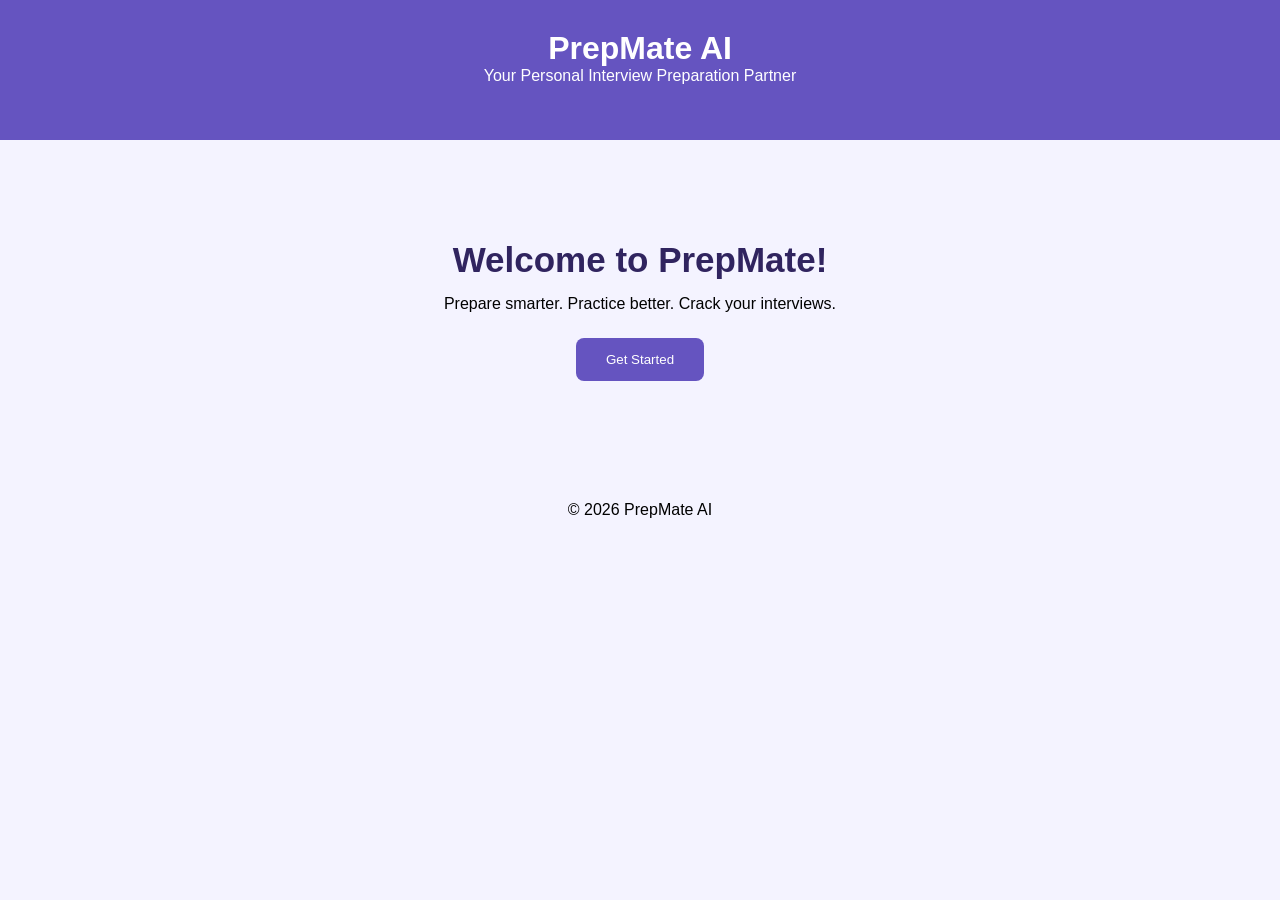
<file: web/index.html>
<!DOCTYPE html>
<html>
<head>
    <title>PrepMate AI</title>
    <link rel="stylesheet" href="css/style.css">
</head>
<body>

    <header>
        <h1>PrepMate AI</h1>
        <p>Your Personal Interview Preparation Partner</p>
    </header>

    <main>
        <h2>Welcome to PrepMate!</h2>
        <p>Prepare smarter. Practice better. Crack your interviews.</p>
 
        <button onclick="window.location.href='login.html'">
    	Get Started
			</button>
    </main>

    <footer>
        <p>© 2026 PrepMate AI</p>
    </footer>

</body>
</html>
</file>
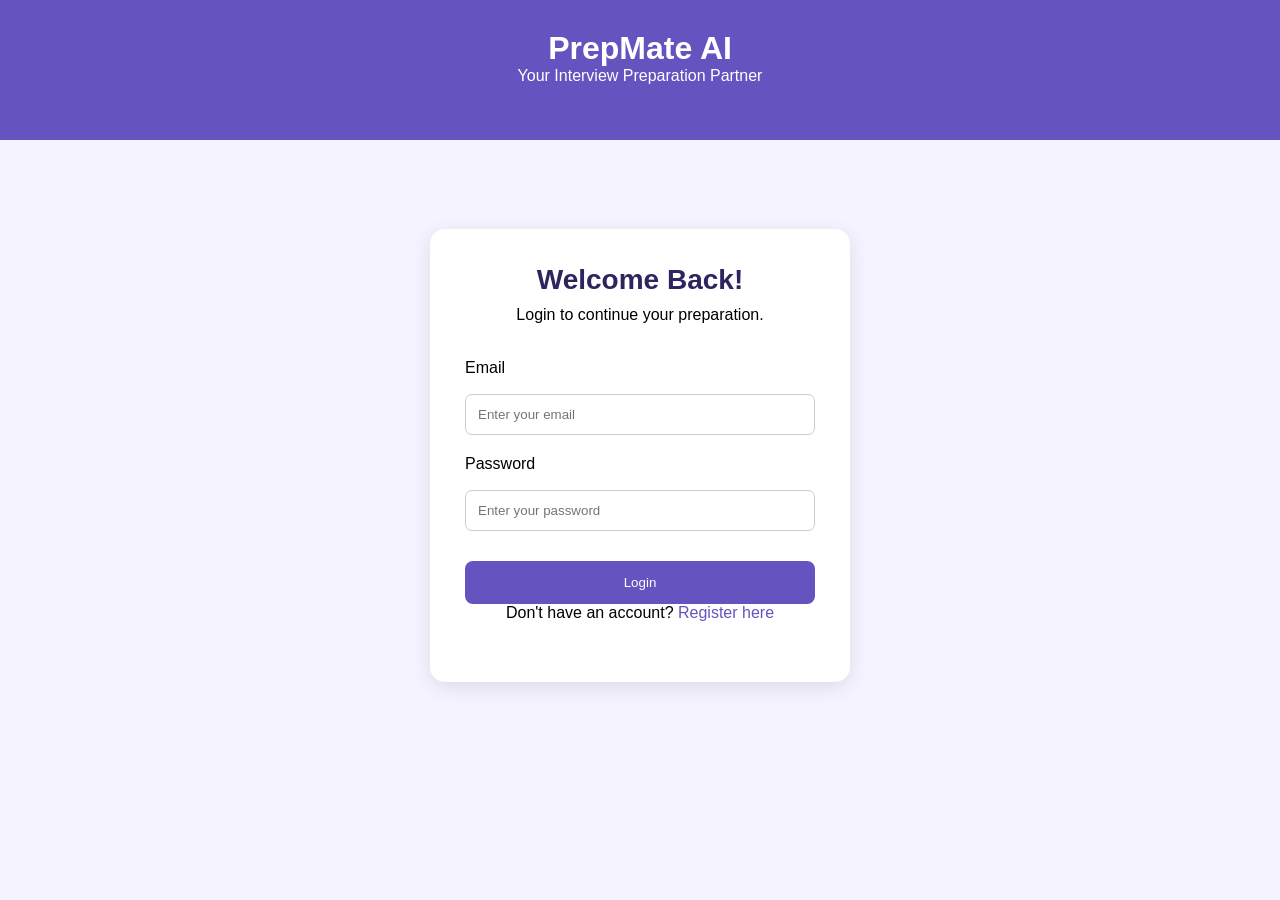
<file: web/login.html>
<!DOCTYPE html>
<html>
<head>
    <title>Login - PrepMate AI</title>
    <link rel="stylesheet" href="css/style.css">
</head>
<body>

    <header>
        <h1>PrepMate AI</h1>
        <p>Your Interview Preparation Partner</p>
    </header>

    <main class="auth-container">

        <div class="auth-card">
            <h2>Welcome Back!</h2>
            <p>Login to continue your preparation.</p>

            <form action="/login" method="POST">

                <label>Email</label>
                <input type="email" name="email"
                       placeholder="Enter your email" required>

                <label>Password</label>
                <input type="password" name="password"
                       placeholder="Enter your password" required>

                <button type="submit">Login</button>

            </form>

            <p>Don't have an account?
                <a href="register.html">Register here</a>
            </p>

        </div>

    </main>

</body>
</html>
</file>
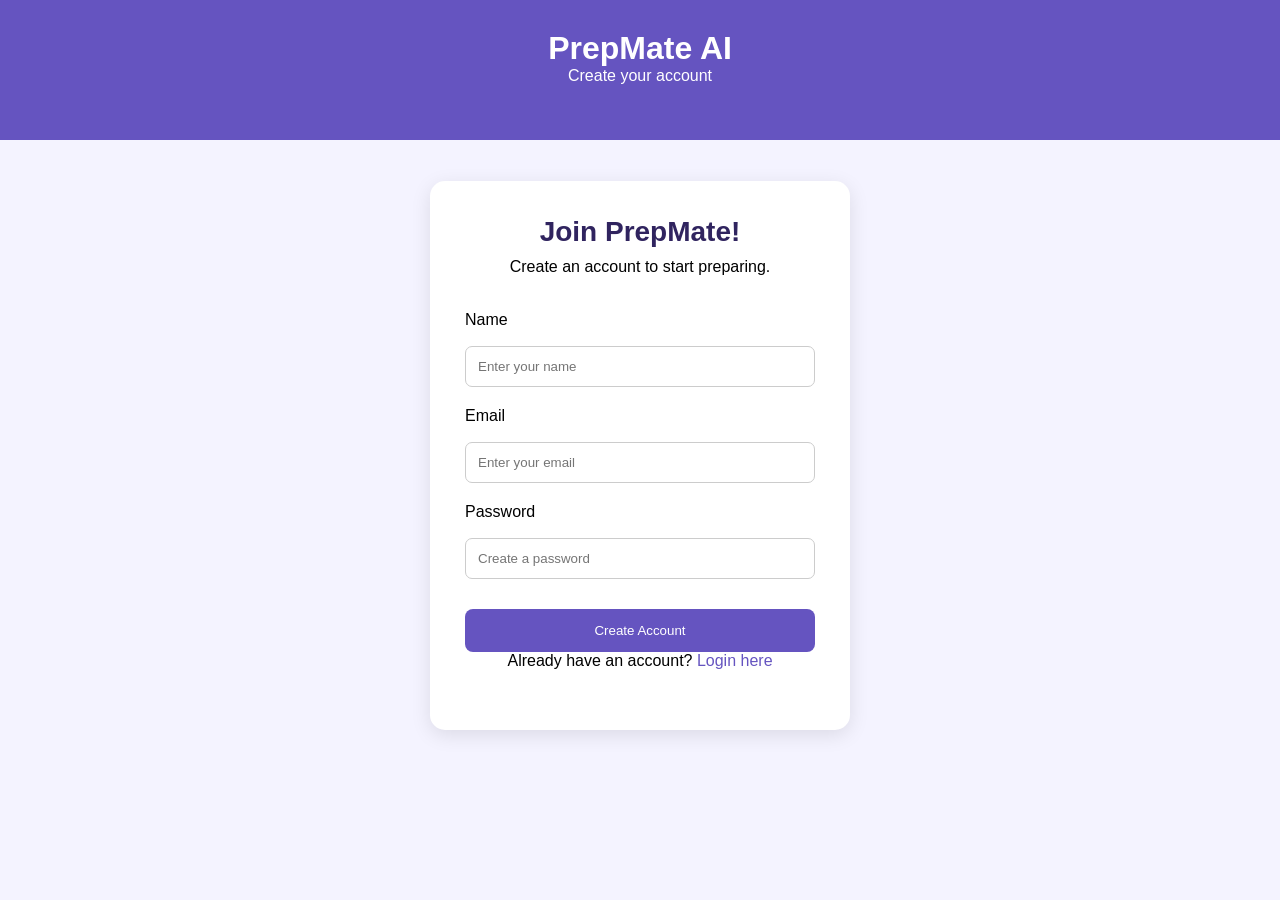
<file: web/register.html>
<!DOCTYPE html>
<html>
<head>
    <title>Register - PrepMate AI</title>
    <link rel="stylesheet" href="css/style.css">
</head>
<body>

    <header>
        <h1>PrepMate AI</h1>
        <p>Create your account</p>
    </header>

    <main class="auth-container">

        <div class="auth-card">
            <h2>Join PrepMate!</h2>
            <p>Create an account to start preparing.</p>

            <form action="/register" method="POST">

                <label>Name</label>
                <input type="text" name="name"
                       placeholder="Enter your name" required>

                <label>Email</label>
                <input type="email" name="email"
                       placeholder="Enter your email" required>

                <label>Password</label>
                <input type="password" name="password"
                       placeholder="Create a password" required>

                <button type="submit">Create Account</button>

            </form>

            <p>Already have an account?
                <a href="login.html">Login here</a>
            </p>

        </div>

    </main>

</body>
</html>
</file>
<file: web/css/style.css>
* {
    margin: 0;
    padding: 0;
    box-sizing: border-box;
}

body {
    font-family: Arial, sans-serif;
    background: #f4f3ff;
    text-align: center;
}

header {
    background: #6554c0;
    color: white;
    padding: 30px;
}

main {
    padding: 100px 20px;
}

h2 {
    font-size: 35px;
    color: #30245f;
    margin-bottom: 15px;
}

p {
    margin-bottom: 25px;
}

button {
    background: #6554c0;
    color: white;
    padding: 14px 30px;
    border: none;
    border-radius: 8px;
    cursor: pointer;
}

footer {
    padding: 20px;
}


.auth-container {
    display: flex;
    justify-content: center;
    align-items: center;
    padding: 60px 20px;
}

.auth-card {
    background: white;
    width: 400px;
    padding: 35px;
    border-radius: 15px;
    box-shadow: 0 5px 20px rgba(0,0,0,0.1);
}

.auth-card h2 {
    font-size: 28px;
    margin-bottom: 10px;
}

.auth-card form {
    display: flex;
    flex-direction: column;
    text-align: left;
}

.auth-card label {
    margin-top: 15px;
    margin-bottom: 7px;
}

.auth-card input {
    padding: 12px;
    border: 1px solid #ccc;
    border-radius: 7px;
}

.auth-card button {
    margin-top: 25px;
}

.auth-card a {
    color: #6554c0;
    text-decoration: none;
}


.auth-container {
    display: flex;
    justify-content: center;
    align-items: center;
    min-height: 70vh;
    padding: 40px 20px;
}

.auth-card {
    background: white;
    width: 100%;
    max-width: 420px;
    padding: 35px;
    border-radius: 15px;
    box-shadow: 0 5px 20px rgba(0, 0, 0, 0.1);
}

.auth-card form {
    display: flex;
    flex-direction: column;
    text-align: left;
    gap: 10px;
}

.auth-card label {
    margin-top: 10px;
}

.auth-card input {
    width: 100%;
    padding: 12px;
    border: 1px solid #ccc;
    border-radius: 7px;
}

.auth-card button {
    width: 100%;
    margin-top: 20px;
}

.auth-card a {
    color: #6554c0;
    text-decoration: none;
}


.subjects-container {
    width: 85%;
    max-width: 1000px;
    margin: 70px auto;
    text-align: center;
}

.subjects-container h1 {
    font-size: 36px;
    margin-bottom: 10px;
}

.subjects-container > p {
    color: #666;
    margin-bottom: 40px;
}

.subject-grid {
    display: grid;
    grid-template-columns: repeat(2, 1fr);
    gap: 25px;
}

.subject-card {
    background: white;
    padding: 30px;
    border-radius: 18px;
    text-decoration: none;
    color: #222;
    box-shadow: 0 5px 20px rgba(0,0,0,0.08);
    transition: 0.3s;
}

.subject-card:hover {
    transform: translateY(-6px);
    box-shadow: 0 10px 25px rgba(0,0,0,0.12);
}

.subject-card h2 {
    color: #6655d9;
}

.subject-card p {
    color: #666;
}

.subject-card span {
    display: inline-block;
    margin-top: 15px;
    color: #6655d9;
    font-weight: bold;
}

.back-link {
    display: inline-block;
    margin-top: 35px;
    color: #6655d9;
    text-decoration: none;
}

@media (max-width: 650px) {
    .subject-grid {
        grid-template-columns: 1fr;
    }
}



/* PREPMATE QUIZ */

.quiz-question {
    background: #ffffff;
    padding: 25px;
    border-radius: 16px;
    margin: 22px 0;
    text-align: left;
    box-shadow: 0 4px 18px rgba(0,0,0,0.07);
}

.quiz-question h3 {
    margin-bottom: 20px;
    line-height: 1.6;
}

.quiz-option {
    display: block;
    padding: 14px 16px;
    margin: 10px 0;
    border: 1px solid #e0e0e0;
    border-radius: 10px;
    cursor: pointer;
    transition: 0.2s;
}

.quiz-option:hover {
    background: #f3f0ff;
    border-color: #6655d9;
}

.quiz-option input {
    margin-right: 10px;
    accent-color: #6655d9;
}

.quiz-submit {
    background: #6655d9;
    color: white;
    border: none;
    border-radius: 10px;
    padding: 15px 35px;
    font-size: 17px;
    font-weight: bold;
    cursor: pointer;
    margin: 25px 0;
}

.quiz-submit:hover {
    background: #5140c7;
}



/* NAVBAR */
.main-navbar {
    display: flex;
    justify-content: space-between;
    align-items: center;
    padding: 20px 6%;
    background: #ffffff;
    box-shadow: 0 3px 15px rgba(0, 0, 0, 0.06);
    margin-bottom: 30px;
}

.nav-logo {
    font-size: 26px;
    font-weight: bold;
    color: #6655d9;
    text-decoration: none;
}

.nav-links {
    display: flex;
    align-items: center;
    gap: 30px;
}

.nav-links a {
    text-decoration: none;
    color: #30265f;
    font-weight: 600;
    transition: 0.2s;
}

.nav-links a:hover {
    color: #8068f5;
}

.nav-links .logout-link {
    color: #e05252;
}

@media (max-width: 650px) {
    .main-navbar {
        flex-direction: column;
        gap: 18px;
    }

    .nav-links {
        flex-wrap: wrap;
        justify-content: center;
        gap: 16px;
    }
}


/* PERFORMANCE DASHBOARD */

.performance-grid {
    display: grid;
    grid-template-columns: repeat(auto-fit, minmax(180px, 1fr));
    gap: 20px;
    margin: 30px 0;
}

.performance-card {
    background: white;
    padding: 25px;
    border-radius: 15px;
    box-shadow: 0 4px 15px rgba(0, 0, 0, 0.06);
}

.performance-card h3 {
    color: #777;
    font-size: 15px;
    margin-bottom: 12px;
}

.performance-card h2 {
    color: #6655d9;
    font-size: 30px;
    margin: 0;
}

.performance-section {
    background: white;
    padding: 25px;
    border-radius: 15px;
    margin: 25px 0;
    box-shadow: 0 4px 15px rgba(0, 0, 0, 0.05);
}

.performance-row {
    display: grid;
    grid-template-columns: 130px 1fr 65px;
    align-items: center;
    gap: 15px;
    margin: 20px 0;
}

.progress-track {
    height: 10px;
    background: #eee;
    border-radius: 20px;
    overflow: hidden;
}

.progress-fill {
    height: 100%;
    background: #7565df;
    border-radius: 20px;
}

.weak-topic {
    display: flex;
    justify-content: space-between;
    gap: 15px;
    padding: 15px;
    margin: 12px 0;
    background: #fff4f2;
    border-radius: 10px;
}

.weak-topic span {
    color: #d45b50;
}

.recommendation-card {
    background: #f0edff;
    padding: 25px;
    border-radius: 15px;
    margin: 25px 0;
}

.recommendation-card a {
    display: inline-block;
    margin-top: 10px;
    color: #6655d9;
    font-weight: bold;
    text-decoration: none;
}

@media (max-width: 600px) {
    .performance-row {
        grid-template-columns: 1fr;
        gap: 8px;
    }

    .weak-topic {
        flex-direction: column;
    }
}


/* Navbar desktop alignment */
@media (min-width: 701px) {
    .main-navbar {
        flex-direction: row;
        padding: 16px 5%;
    }

    .nav-links {
        gap: 24px;
    }
}

/* Performance page layout */
.performance-grid {
    max-width: 1100px;
    margin: 30px auto;
    grid-template-columns: repeat(2, minmax(0, 1fr));
}

.performance-card {
    min-height: 135px;
    display: flex;
    flex-direction: column;
    justify-content: center;
    align-items: center;
}

.performance-section {
    max-width: 1100px;
    margin: 30px auto;
}

@media (max-width: 700px) {
    .performance-grid {
        grid-template-columns: 1fr;
    }
}



/* =================================
   PREPMATE DASHBOARD
================================= */

.dashboard-page {
    min-height: calc(100vh - 80px);
    padding: 70px 5%;
    box-sizing: border-box;
}

.dashboard-welcome {
    max-width: 1150px;
    margin: 0 auto;
    text-align: center;
}

.dashboard-welcome h1 {
    font-size: 38px;
    color: #292447;
    margin-bottom: 15px;
}

.dashboard-welcome > p {
    color: #77778c;
    font-size: 18px;
    margin-bottom: 45px;
}

.dashboard-welcome h3 {
    font-size: 22px;
    color: #35304f;
    margin-bottom: 30px;
}

.dashboard-cards {
    display: grid;
    grid-template-columns: repeat(3, minmax(0, 1fr));
    gap: 25px;
}

.dashboard-card {
    background: #ffffff;
    padding: 35px 25px;
    border: 1px solid #ececf4;
    border-radius: 18px;
    text-decoration: none;
    color: #292447;
    box-shadow: 0 5px 20px rgba(40, 35, 90, 0.05);
    transition: 0.3s ease;
}

.dashboard-card:hover {
    transform: translateY(-7px);
    box-shadow: 0 12px 28px rgba(40, 35, 90, 0.12);
    border-color: #d8d1ff;
}

.dashboard-icon {
    font-size: 42px;
    margin-bottom: 15px;
}

.dashboard-card h2 {
    color: #6655d9;
    font-size: 23px;
    margin-bottom: 12px;
}

.dashboard-card p {
    color: #77778c;
    font-size: 15px;
    line-height: 1.6;
    min-height: 48px;
}

.dashboard-card span {
    display: inline-block;
    color: #6655d9;
    font-weight: 700;
    margin-top: 18px;
}

@media (max-width: 850px) {
    .dashboard-cards {
        grid-template-columns: repeat(2, minmax(0, 1fr));
    }
}

@media (max-width: 550px) {
    .dashboard-page {
        padding: 40px 5%;
    }

    .dashboard-welcome h1 {
        font-size: 28px;
    }

    .dashboard-cards {
        grid-template-columns: 1fr;
    }
}



/* =================================
   MODERN SUBJECTS PAGE
================================= */

.subjects-page {
    max-width: 1150px;
    margin: 0 auto;
    padding: 65px 25px;
}

.subjects-header {
    text-align: center;
    margin-bottom: 45px;
}

.subjects-header h1 {
    font-size: 36px;
    color: #292447;
    margin-bottom: 12px;
}

.subjects-header p {
    font-size: 17px;
    color: #77778c;
}

.modern-subject-grid {
    display: grid;
    grid-template-columns: repeat(2, minmax(0, 1fr));
    gap: 25px;
}

.modern-subject-card {
    display: block;
    background: #ffffff;
    padding: 32px;
    border-radius: 18px;
    border: 1px solid #ececf4;
    text-decoration: none;
    color: #292447;
    box-shadow: 0 5px 20px rgba(40, 35, 90, 0.05);
    transition: all 0.3s ease;
}

.modern-subject-card:hover {
    transform: translateY(-6px);
    border-color: #cfc6ff;
    box-shadow: 0 12px 28px rgba(40, 35, 90, 0.12);
}

.modern-subject-icon {
    font-size: 42px;
    margin-bottom: 15px;
}

.modern-subject-card h2 {
    color: #6655d9;
    font-size: 25px;
    margin-bottom: 12px;
}

.modern-subject-card p {
    color: #77778c;
    font-size: 15px;
    line-height: 1.7;
    min-height: 50px;
}

.modern-subject-card span {
    display: inline-block;
    margin-top: 18px;
    color: #6655d9;
    font-weight: 700;
}

.subjects-back-link {
    display: inline-block;
    margin-top: 35px;
    color: #6655d9;
    text-decoration: none;
    font-weight: 600;
}

.subjects-back-link:hover {
    text-decoration: underline;
}

@media (max-width: 600px) {
    .subjects-page {
        padding: 40px 20px;
    }

    .subjects-header h1 {
        font-size: 28px;
    }

    .modern-subject-grid {
        grid-template-columns: 1fr;
    }
}


/* Quiz Result Action Buttons */

.result-actions {
    display: flex;
    justify-content: center;
    align-items: center;
    gap: 18px;
    margin: 35px auto;
    flex-wrap: wrap;
}

.result-actions a {
    display: inline-block;
    padding: 14px 28px;
    border-radius: 12px;
    font-size: 17px;
    font-weight: 600;
    text-decoration: none;
    transition: all 0.3s ease;
}

.btn-primary {
    background: linear-gradient(135deg, #7565df, #5945c5);
    color: white;
    box-shadow: 0 5px 15px rgba(102, 85, 217, 0.2);
}

.btn-primary:hover {
    transform: translateY(-3px);
    box-shadow: 0 8px 20px rgba(102, 85, 217, 0.3);
}

.btn-secondary {
    background: white;
    color: #6655d9;
    border: 2px solid #6655d9;
}

.btn-secondary:hover {
    background: #6655d9;
    color: white;
    transform: translateY(-3px);
}
</file>
